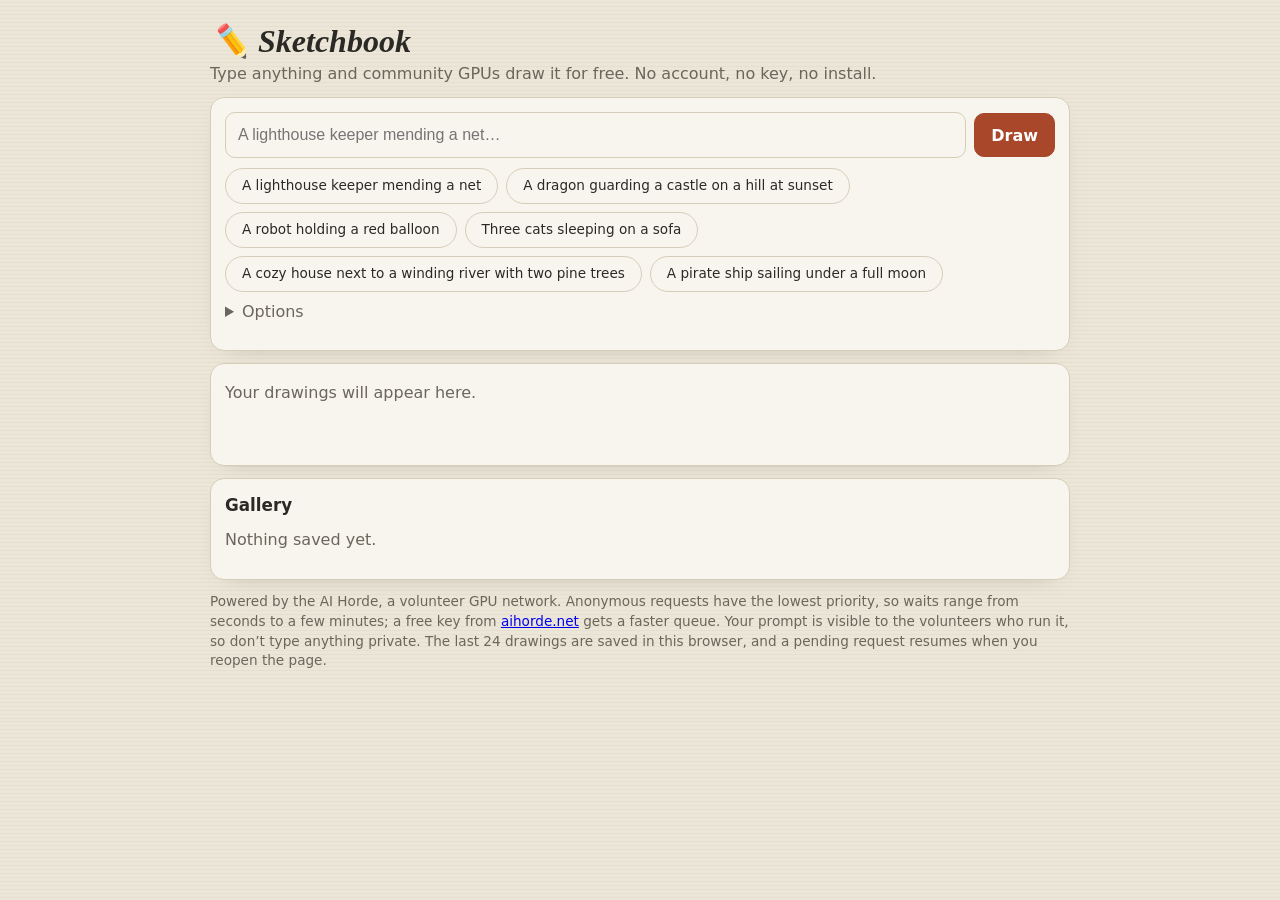
<file: index.html>
<!doctype html>
<html lang="en"><head><meta charset="utf-8">
<meta name="viewport" content="width=device-width, initial-scale=1, viewport-fit=cover">
<meta name="color-scheme" content="light dark">
<title>Sketchbook: free text-to-image</title>
<style>
:root{--bg:#ece6d8;--card:#f8f5ee;--ink:#2a2926;--mut:#6a665c;--line:#d6cdb9;--acc:#a9472b;--ai:#fff;box-sizing:border-box;padding-top:env(safe-area-inset-top,0px);padding-bottom:env(safe-area-inset-bottom,0px)}
@media (prefers-color-scheme:dark){:root:not([data-theme="light"]){--bg:#171613;--card:#211f1b;--ink:#ece7da;--mut:#a29c8c;--line:#3a3831;--acc:#d9784f;--ai:#1a1209}}
:root[data-theme="dark"]{--bg:#171613;--card:#211f1b;--ink:#ece7da;--mut:#a29c8c;--line:#3a3831;--acc:#d9784f;--ai:#1a1209}
html{scroll-padding-top:env(safe-area-inset-top,0px)}
[hidden]{display:none!important}
body{margin:0;background:var(--bg) repeating-linear-gradient(0deg,rgba(128,118,96,.06) 0 1px,transparent 1px 4px);color:var(--ink);font:16px/1.45 ui-sans-serif,system-ui,-apple-system,"Segoe UI",Roboto,sans-serif}
main{max-width:860px;margin:0 auto;padding:14px 14px 40px}
h1{font:italic 600 2rem/1.1 Georgia,"Times New Roman",serif;margin:.3em 0 .1em}
h2{font-size:1.05rem;margin:0}
.sub,.hint,.ph{color:var(--mut);margin:.2em 0 .6em}.hint{font-size:.85rem}
.card{background:var(--card);border:1px solid var(--line);border-radius:14px;padding:14px;margin:12px 0;box-shadow:0 8px 24px -18px rgba(0,0,0,.35)}
.row{display:flex;gap:8px;flex-wrap:wrap;align-items:center}.between{justify-content:space-between}
input,select{min-height:44px;padding:0 12px;font-size:16px;border:1px solid var(--line);border-radius:10px;background:transparent;color:var(--ink);max-width:100%}
select option{color:#000}
#q{flex:1 1 240px}
button,.btn{display:inline-flex;align-items:center;justify-content:center;min-height:44px;padding:0 16px;font:inherit;font-weight:600;border-radius:10px;border:1px solid var(--ink);background:transparent;color:var(--ink);cursor:pointer;text-decoration:none}
.pri{background:var(--acc);border-color:var(--acc);color:var(--ai)}
button:disabled{opacity:.5;cursor:wait}
.chips{display:flex;gap:8px;flex-wrap:wrap;margin:10px 0 4px}.chips button{font-weight:400;font-size:.85rem;min-height:36px;border-radius:99px;border-color:var(--line)}
summary{cursor:pointer;color:var(--mut);min-height:32px;padding:4px 0}
.grid{display:grid;grid-template-columns:repeat(auto-fit,minmax(150px,1fr));gap:10px;margin-top:8px}
.grid label{display:flex;flex-direction:column;gap:4px;font-size:.85rem;color:var(--mut)}.grid .wide{grid-column:1/-1}.grid .ck{flex-direction:row;align-items:center;gap:8px}
.grid input[type=checkbox]{min-height:0;width:20px;height:20px}
:focus-visible{outline:2px solid var(--acc);outline-offset:2px}
.res{display:grid;grid-template-columns:repeat(auto-fit,minmax(min(100%,230px),1fr));gap:10px}
.res figure{margin:0}.res img{display:block;width:100%;height:auto;border-radius:8px;cursor:zoom-in;background:#fff}
.res.crop img{aspect-ratio:var(--ar);object-fit:cover;object-position:top}
.sk{aspect-ratio:var(--ar,1);border-radius:8px;background:linear-gradient(100deg,var(--line) 30%,transparent 50%,var(--line) 70%);background-size:200% 100%;animation:sh 1.4s linear infinite}
@keyframes sh{to{background-position:-200% 0}}
#bar{height:4px;background:var(--line);border-radius:4px;overflow:hidden;margin-bottom:10px}
#bar i{display:block;height:100%;width:30%;background:var(--acc);animation:ind 1.2s ease-in-out infinite}
#bar.set i{animation:none;transition:width .6s}
@keyframes ind{from{margin-left:-30%}to{margin-left:100%}}
#st{min-height:1.5em;margin:.6em 0 .2em}
.gal{display:flex;gap:8px;overflow-x:auto;padding:8px 0 4px}.gal button{flex:0 0 auto;padding:0;min-height:0;border-color:var(--line);overflow:hidden}.gal img{display:block;height:84px;width:auto}
dialog{border:0;border-radius:14px;padding:12px;max-width:min(94vw,900px);background:var(--card);color:var(--ink)}
dialog::backdrop{background:rgba(0,0,0,.6)}
dialog img{display:block;max-width:100%;max-height:68vh;margin:0 auto 8px;border-radius:8px}
@media (prefers-reduced-motion:reduce){.sk,#bar i{animation:none}}
</style></head><body><main>
<h1>✏️ Sketchbook</h1>
<p class="sub">Type anything and community GPUs draw it for free. No account, no key, no install.</p>
<section class="card">
<div class="row"><input id="q" aria-label="What should I draw?" placeholder="A lighthouse keeper mending a net…" enterkeyhint="go" name="drawing-prompt" autocomplete="off" data-lpignore="true" data-1p-ignore><button id="go" class="pri">Draw</button></div>
<div class="chips" id="ch"></div>
<details><summary>Options</summary><div class="grid">
<label>Style<select id="sty"><option value="pencil">Pencil sketch</option><option value="ink">Ink drawing</option><option value="water">Watercolor</option><option value="none">No style</option></select></label>
<label>Shape<select id="shp"><option value="sq">Square</option><option value="wide">Wide</option><option value="tall">Tall</option></select></label>
<label>Versions<select id="num"><option>1</option><option selected>2</option><option>4</option></select></label>
<label>Model<select id="mdl"><option value="">Fast (any GPU)</option><option value="*best">Best quality (slower)</option></select></label>
<label class="ck"><input type="checkbox" id="crp" checked> Trim bottom edge</label>
<label class="wide">Free AI Horde key (optional, faster queue)<input id="key" type="text" name="horde-key" placeholder="Your API key" autocomplete="off" autocapitalize="none" autocorrect="off" spellcheck="false" data-lpignore="true" data-1p-ignore readonly onfocus="this.removeAttribute('readonly')"></label>
</div></details>
</section>
<section class="card"><div id="bar" hidden><i></i></div><div id="res" class="res"><p class="ph">Your drawings will appear here.</p></div><p id="st" aria-live="polite"></p><div class="row"><button id="cx" hidden>Cancel</button></div></section>
<section class="card"><div class="row between"><h2>Gallery</h2><button id="gclr" hidden>Clear all</button></div><div id="gal" class="gal"></div></section>
<p class="hint">Powered by the AI Horde, a volunteer GPU network. Anonymous requests have the lowest priority, so waits range from seconds to a few minutes; a free key from <a href="https://aihorde.net/register" target="_blank" rel="noopener">aihorde.net</a> gets a faster queue. Your prompt is visible to the volunteers who run it, so don’t type anything private. The last 24 drawings are saved in this browser, and a pending request resumes when you reopen the page.</p>
</main>
<dialog id="lb"><img id="lbi" alt=""><p id="lbp" class="hint"></p><div class="row"><button id="lbs" class="pri">Save</button><a id="lbo" class="btn" target="_blank" rel="noopener">Open</a><button id="lbd">Delete</button><button id="lbc" onclick="this.closest('dialog').close()">Close</button></div></dialog>
<script>
(()=>{
const API='https://aihorde.net/api/v2',$=id=>document.getElementById(id),sleep=ms=>new Promise(r=>setTimeout(r,ms));
const q=$('q'),st=$('st'),go=$('go'),cx=$('cx'),res=$('res'),bar=$('bar'),mdl=$('mdl'),crp=$('crp'),keyIn=$('key'),gal=$('gal'),lb=$('lb'),lbi=$('lbi'),sh=$('shp'),sty=$('sty'),num=$('num'),gclr=$('gclr');
let KEY='0000000000',tid=0,rid=null,MODELS=[],urls=[],gurls=[],MEM=[],lbe=null,lbu=null;
const NEGB='(nsfw:1.5), nude, naked, nipples, cleavage, lingerie, underwear, suggestive, revealing clothes, (signature:1.5), (watermark:1.5), (text:1.4), letters, writing, caption, logo, border, frame, blurry, deformed, bad anatomy, extra limbs, duplicate, low quality';
const STY={pencil:['detailed graphite pencil drawing of ',', fine cross-hatching, soft shading, hand-drawn artwork filling the whole frame, plain white background',', color, photo'],ink:['pen and ink drawing of ',', crisp linework, hatching, artwork filling the whole frame, plain white background',', color, photo'],water:['watercolor painting of ',', soft washes, delicate detail, artwork filling the whole frame',''],none:['','','']};
const DIMS={sq:[512,512],wide:[576,448],tall:[448,576]},BIG={sq:[1024,1024],wide:[1152,896],tall:[896,1152]};
const LS={get:k=>{try{return JSON.parse(localStorage.getItem(k))}catch(e){return null}},set:(k,v)=>{try{localStorage.setItem(k,JSON.stringify(v));return true}catch(e){return false}},del:k=>{try{localStorage.removeItem(k)}catch(e){}}};
const curKey=()=>{const kv=keyIn.value.trim();return /^[\w-]{16,40}$/.test(kv)?kv:'0000000000'};
async function api(path,opt){const r=await fetch(API+path,opt);let j=null;try{j=await r.json()}catch(e){}if(!r.ok)throw new Error((j&&(j.message||JSON.stringify(j.errors||j)))||('HTTP '+r.status));return j}
const cancelReq=id=>fetch(API+'/generate/status/'+id,{method:'DELETE',headers:{apikey:KEY}}).catch(()=>{});
// ---- gallery storage (IndexedDB, memory fallback) ----
const DB=new Promise((ok,no)=>{try{const r=indexedDB.open('sketchbook',1);r.onupgradeneeded=()=>r.result.createObjectStore('g',{keyPath:'id'});r.onsuccess=()=>ok(r.result);r.onerror=()=>no(r.error)}catch(e){no(e)}});
const tx=(m,f)=>DB.then(db=>new Promise((ok,no)=>{const t=db.transaction('g',m),r=f(t.objectStore('g'));t.oncomplete=()=>ok(r.result);t.onerror=t.onabort=()=>no(t.error)}));
const gAll=()=>tx('readonly',s=>s.getAll()).catch(()=>MEM).then(a=>(a||[]).slice().sort((x,y)=>y.when-x.when||x.idx-y.idx));
const gPut=e=>tx('readwrite',s=>s.put(e)).catch(()=>{MEM.push(e)});
const gDel=id=>tx('readwrite',s=>s.delete(id)).catch(()=>{MEM=MEM.filter(e=>e.id!=id)});
const gClr=()=>tx('readwrite',s=>s.clear()).catch(()=>{}).then(()=>{MEM=[]});
const mkUrl=(e,arr)=>{if(!e.blob)return e.url;const u=URL.createObjectURL(e.blob);arr.push(u);return u};
// ---- rendering ----
function showGroup(es){urls.forEach(u=>URL.revokeObjectURL(u));urls=[];res.innerHTML='';
if(!es.length){res.innerHTML='<p class="ph">Your drawings will appear here.</p>';return}
res.style.setProperty('--ar',(es[0].w/(es[0].h*.92)).toFixed(4));res.className='res'+(crp.checked?' crop':'');
es.forEach(e=>{const f=document.createElement('figure'),i=new Image();i.src=mkUrl(e,urls);i.alt=e.prompt;i.onclick=()=>openLb(e);f.appendChild(i);res.appendChild(f)})}
function lastShow(all){if(!all||!all.length)return showGroup([]);const g=all[0].group;showGroup(all.filter(e=>e.group==g).sort((a,b)=>a.idx-b.idx))}
async function refreshGal(){const all=await gAll();gurls.forEach(u=>URL.revokeObjectURL(u));gurls=[];gal.innerHTML='';gclr.hidden=!all.length;
if(!all.length)gal.innerHTML='<p class="ph">Nothing saved yet.</p>';
all.forEach(e=>{const b=document.createElement('button'),i=new Image();i.src=mkUrl(e,gurls);i.alt=e.prompt;b.title=e.prompt;b.appendChild(i);b.onclick=()=>openLb(e);gal.appendChild(b)});return all}
function openLb(e){lbe=e;if(lbu&&lbe.blob)URL.revokeObjectURL(lbu);lbu=e.blob?URL.createObjectURL(e.blob):e.url;lbi.src=lbu;lbi.alt=e.prompt;$('lbp').textContent=e.prompt+(e.model?' · '+e.model:'');$('lbo').href=lbu;lb.showModal?lb.showModal():lb.setAttribute('open','')}
$('lbs').onclick=async()=>{try{let b=lbe.blob||await (await fetch(lbe.url)).blob(),name='sketch.webp';
if(crp.checked){const bm=await createImageBitmap(b),c=document.createElement('canvas');c.width=bm.width;c.height=Math.round(bm.height*.92);c.getContext('2d').drawImage(bm,0,0);b=await new Promise(r=>c.toBlob(r,'image/png'));name='sketch.png'}
const a=document.createElement('a');a.href=URL.createObjectURL(b);a.download=name;a.click()}catch(e){window.open(lbu,'_blank')}};
$('lbd').onclick=async()=>{await gDel(lbe.id);lb.close?lb.close():lb.removeAttribute('open');lastShow(await refreshGal())};
function busy(b,job){go.disabled=b;cx.hidden=!b;bar.hidden=!b;if(b){const n=job?job.num:+num.value,d=job?[job.w,job.h]:DIMS[sh.value];res.style.setProperty('--ar',(d[0]/d[1]).toFixed(3));res.className='res';res.innerHTML='<div class="sk"></div>'.repeat(n||1);bar.className='';bar.firstChild.style.width=''}}
const setModel=m=>{if(m&&![...mdl.options].some(o=>o.value==m)){const o=document.createElement('option');o.value=o.textContent=m;mdl.appendChild(o)}mdl.value=m||''};
function best(){const ok=MODELS.filter(x=>x.count>=1&&(x.eta||0)<=300);for(const re of [/flux/i,/xl/i]){const x=ok.filter(y=>re.test(y.name)).sort((a,b)=>(a.eta||0)-(b.eta||0))[0];if(x)return x.name}return ''}
// ---- requests ----
async function submit(p,tries){
const m=p.model==='*best'?best():p.model,fx=/flux/i.test(m),xl=/xl|pony|juggernaut|albedo/i.test(m),s=STY[p.style],A=[];
if(xl)A.push([...BIG[p.dim],p.num]);A.push([...DIMS[p.dim],p.num]);if(p.num>1)A.push([...DIMS[p.dim],1]);
const hd={'Content-Type':'application/json',apikey:KEY};
const prompt=s[0]+p.prompt+s[1]+(/anime|manga|waifu|chibi/i.test(p.prompt)?', anime style, masterpiece, best quality':'')+', safe for work ### '+NEGB+s[2];
let sub,w,h,n;
for(let i=0;i<A.length;i++){[w,h,n]=A[i];
try{sub=await api('/generate/async',{method:'POST',headers:hd,body:JSON.stringify({prompt,models:m?[m]:undefined,params:{sampler_name:fx?'k_euler':'k_euler_a',cfg_scale:fx?1:7,width:w,height:h,steps:fx?8:28,n},nsfw:false,censor_nsfw:true,trusted_workers:false})});break}
catch(e){if(i==A.length-1)throw e;st.textContent='Adjusting the request and retrying…'}}
const job={...p,model:m,id:sub.id,w,h,num:n,t0:Date.now(),tries};LS.set('sk_job',job);rid=sub.id;return job}
async function mk(g,job,i){let blob=null;const src=g.img.indexOf('http')==0?g.img:'data:image/webp;base64,'+g.img;
try{blob=await (await fetch(src)).blob();if(!blob||!blob.size)blob=null}catch(e){}
return{id:job.id+'_'+i,group:job.id,idx:i,when:Date.now(),prompt:job.prompt,style:job.style,model:g.model||job.model,dim:job.dim,w:job.w,h:job.h,blob,url:blob?null:src}}
function done(){if(document.hidden){document.title='✅ Ready · Sketchbook';navigator.vibrate&&navigator.vibrate(200)}}
async function follow(job,id){
rid=job.id;busy(true,job);
try{
const t0=job.t0,want=job.num||1;let fails=0,first=1;
while(id===tid){
if(!first)await sleep(Date.now()-t0<60000?3000:Date.now()-t0<300000?5000:8000);
first=0;if(id!==tid)return;
let c;
try{c=await api('/generate/check/'+rid,{headers:{apikey:KEY}});fails=0}
catch(e){if(/not found|expired/i.test(e.message))throw e;if(++fails>10){e.keep=1;throw e}st.textContent='Connection hiccup, still trying…';continue}
if(c.faulted)throw new Error('the network could not complete this request. Try again.');
if(c.is_possible===false)throw new Error('no GPU online can run that model or size right now. Pick another model.');
if(c.done===true||c.finished>=want)break;
const el=Date.now()-t0,sec=Math.round(el/1000),w=c.wait_time||0;
bar.className=w?'set':'';bar.firstChild.style.width=w?Math.min(95,el/(el+w*1000)*100)+'%':'';
st.textContent=(c.processing?'Drawing… ':'In the queue… ')+(c.queue_position?'Position '+c.queue_position+'. ':'')+(w?'About '+w+' s. ':'')+'('+sec+' s so far)'+(sec>180&&!c.processing?' Busy right now: keep waiting, or Cancel and try another model.':'');
}
if(id!==tid)return;
let r;for(let n=0;;n++){try{r=await api('/generate/status/'+rid,{headers:{apikey:KEY}});break}catch(e){if(n>=3){e.keep=1;throw e}await sleep(4000*(n+1))}}
const gens=r.generations||[],good=gens.filter(x=>x&&x.img&&!x.censored);
if(!good.length){const tries=job.tries||0;
if(gens.some(x=>x&&x.censored)){
if(tries<2){st.textContent='The volunteer’s safety filter flagged that image (it can misfire), so I’m trying again ('+(tries+1)+' of 2)…';const nj=await submit(job,tries+1);
if(id!==tid){cancelReq(nj.id);LS.del('sk_job');return}
await follow(nj,id);return}
throw new Error('the safety filter flagged every attempt. Try rewording (add clothing and a setting, like “in a park”) or pick another model.')}
throw new Error('no image came back. Try rewording.')}
const es=[];for(let i=0;i<good.length;i++)es.push(await mk(good[i],job,i));
LS.del('sk_job');
for(const e of es)await gPut(e);
const all=await refreshGal();for(const e of all.slice(24))await gDel(e.id);
if(all.length>24)await refreshGal();
showGroup(es);
const hid=gens.length-good.length,nb=es.filter(e=>!e.blob).length;
st.textContent='Done'+(good[0].model?' with '+good[0].model:'')+'.'+(hid?' '+hid+' flagged image'+(hid>1?'s were':' was')+' hidden.':'')+(nb?' Couldn’t keep a local copy of some images, so save them soon.':'');
done();
}catch(e){if(id===tid){if(!e.keep)LS.del('sk_job');lastShow(await refreshGal());st.textContent=(e.keep?'Couldn’t reach the network, but your drawing is still pending. Reload this page to check again. ':'Couldn’t draw that: ')+e.message}}
finally{if(id===tid)busy(false)}}
async function draw(){
const t=q.value.trim();if(!t){st.textContent='Type something to draw first.';return}
const id=++tid;KEY=curKey();
const old=LS.get('sk_job');if(old)cancelReq(old.id);LS.del('sk_job');
busy(true);st.textContent='Sending your prompt…';
try{const job=await submit({prompt:t,style:sty.value,model:mdl.value,dim:sh.value,num:+num.value},0);
if(id!==tid){cancelReq(job.id);LS.del('sk_job');return}
await follow(job,id)}
catch(e){if(id===tid){busy(false);lastShow(await refreshGal());st.textContent='Couldn’t draw that: '+e.message}}}
cx.onclick=async()=>{tid++;const j=LS.get('sk_job');if(j)cancelReq(j.id);LS.del('sk_job');busy(false);lastShow(await refreshGal());st.textContent='Cancelled.'};
gclr.onclick=async()=>{if(!confirm('Delete all saved drawings?'))return;tid++;const j=LS.get('sk_job');if(j)cancelReq(j.id);LS.del('sk_job');await gClr();busy(false);await refreshGal();showGroup([]);st.textContent='Cleared.'};
$('go').onclick=draw;
crp.onchange=()=>res.classList.toggle('crop',crp.checked);
q.addEventListener('keydown',e=>{if(e.key=='Enter'){q.blur();draw()}});
document.addEventListener('visibilitychange',()=>{if(!document.hidden)document.title='Sketchbook: free text-to-image'});
try{localStorage.removeItem('horde_key');keyIn.value=localStorage.getItem('horde_key_v2')||''}catch(e){}
keyIn.onchange=()=>{try{localStorage.setItem('horde_key_v2',keyIn.value.trim())}catch(e){}};
fetch(API+'/status/models?type=image').then(r=>r.json()).then(L=>{MODELS=L;L.slice().sort((a,b)=>b.count-a.count).slice(0,14).forEach(x=>{if([...mdl.options].some(z=>z.value==x.name))return;const o=document.createElement('option');o.value=x.name;o.textContent=x.name+' · '+x.count+' GPUs'+(x.eta?' · ~'+Math.round(x.eta)+'s':'');mdl.appendChild(o)})}).catch(()=>{});
['A lighthouse keeper mending a net','A dragon guarding a castle on a hill at sunset','A robot holding a red balloon','Three cats sleeping on a sofa','A cozy house next to a winding river with two pine trees','A pirate ship sailing under a full moon'].forEach(t=>{const b=document.createElement('button');b.textContent=t;b.onclick=()=>{q.value=t;draw()};$('ch').appendChild(b)});
(async()=>{
const o=LS.get('sk_last');if(o&&o.src){try{const b=await (await fetch(o.src)).blob();await gPut({id:'old_'+o.when,group:'old_'+o.when,idx:0,when:o.when||1,prompt:o.prompt,style:o.style,model:o.model,dim:o.dim,w:o.w,h:o.h,blob:b,url:null})}catch(e){}LS.del('sk_last')}
const all=await refreshGal(),j0=LS.get('sk_job');
if(j0&&j0.id&&Date.now()-j0.t0<3*3600e3){KEY=curKey();q.value=j0.prompt;sty.value=j0.style;sh.value=j0.dim;setModel(j0.model);if([...num.options].some(x=>x.value==j0.num))num.value=j0.num;st.textContent='Picking up your drawing…';follow(j0,++tid)}
else{if(j0)LS.del('sk_job');lastShow(all);if(all[0]){q.value=all[0].prompt;sty.value=all[0].style;sh.value=all[0].dim;st.textContent='Your last drawing'+(all.filter(e=>e.group==all[0].group).length>1?'s':'')+'.'}}
})();
})();
</script></body></html>
</file>
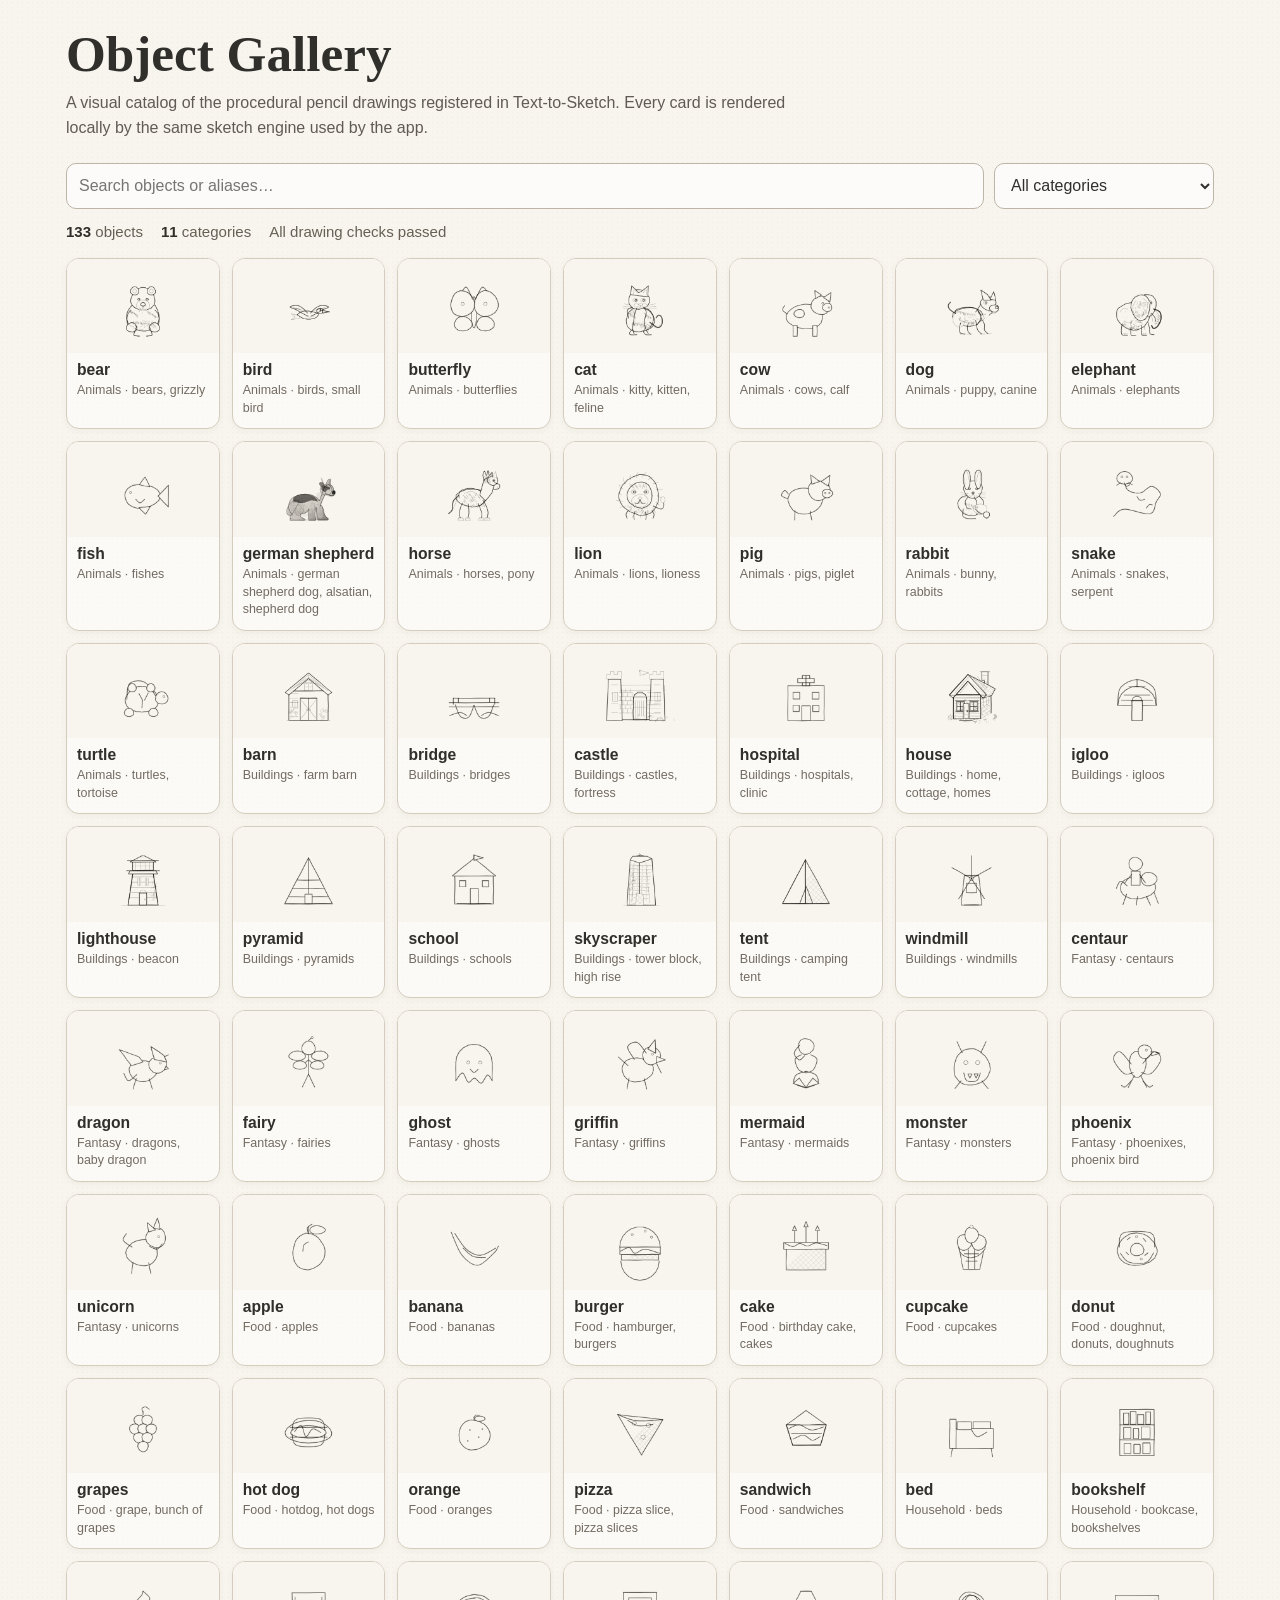
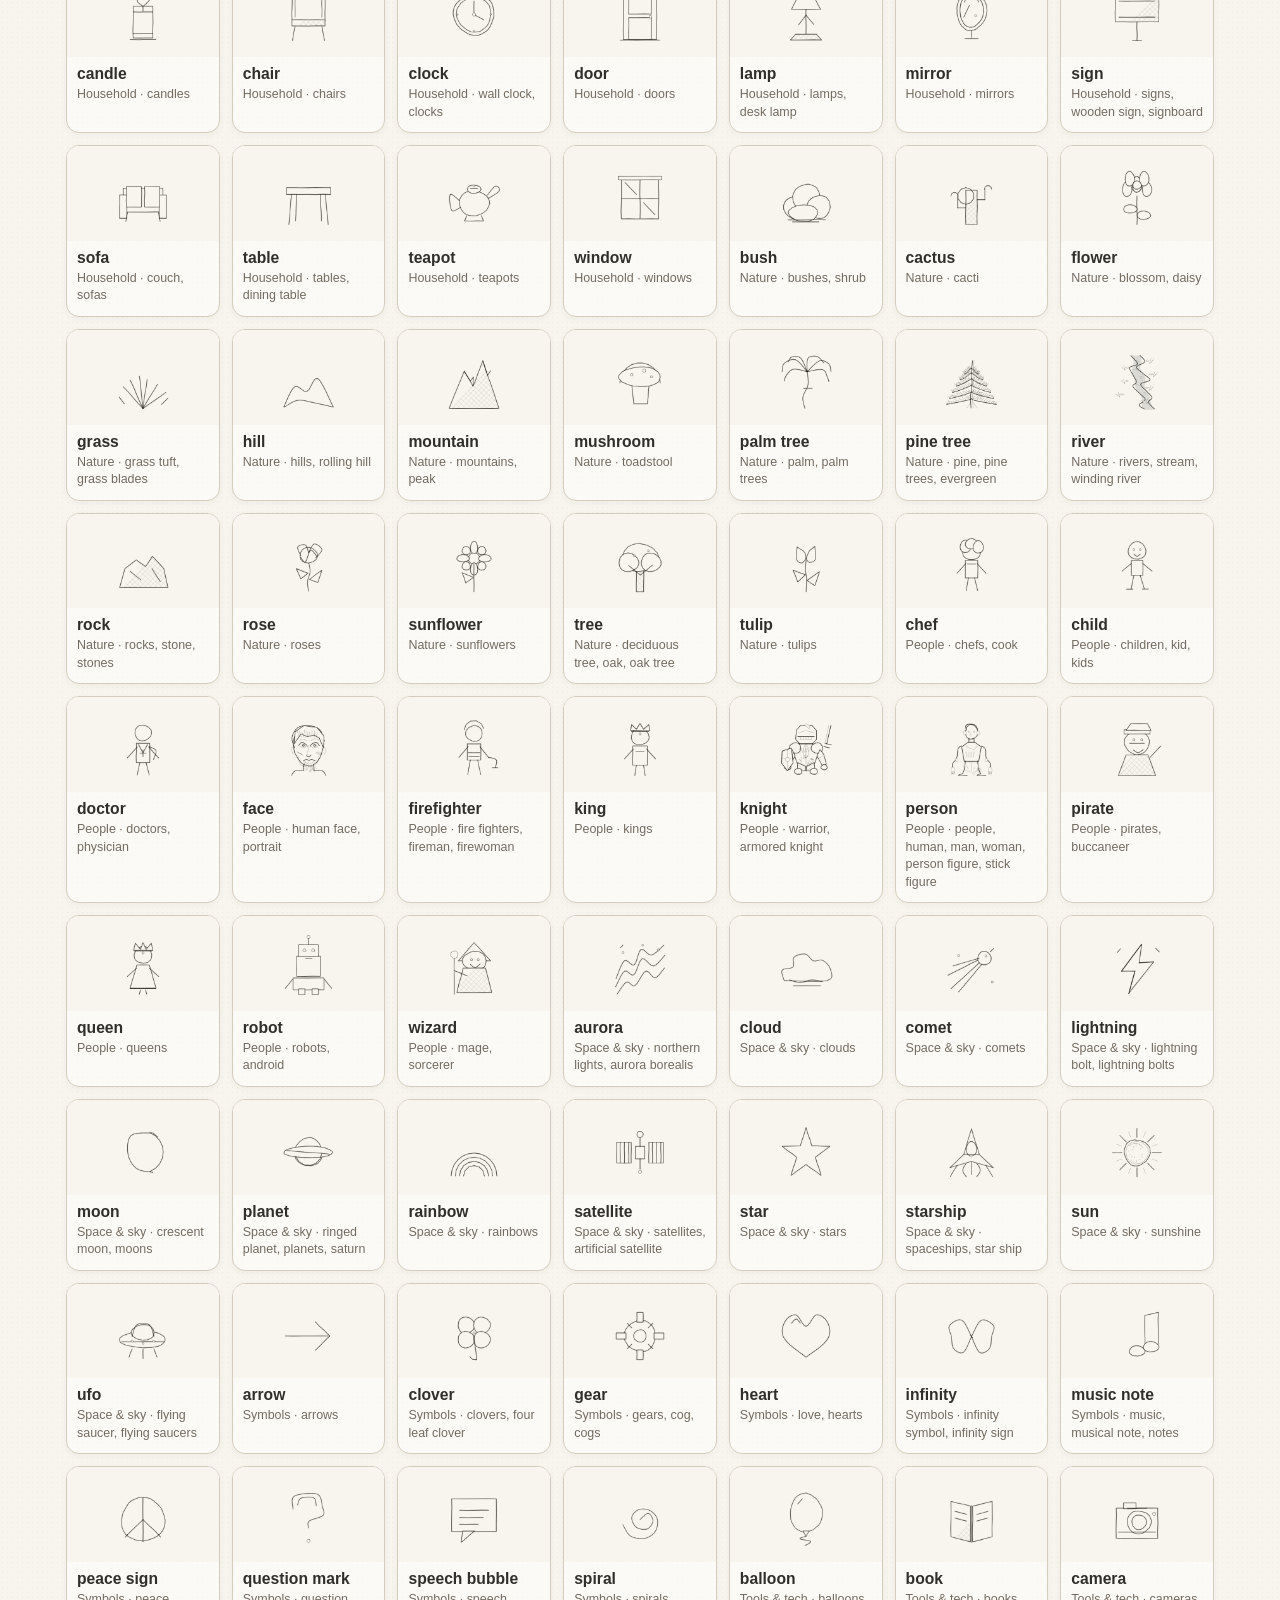
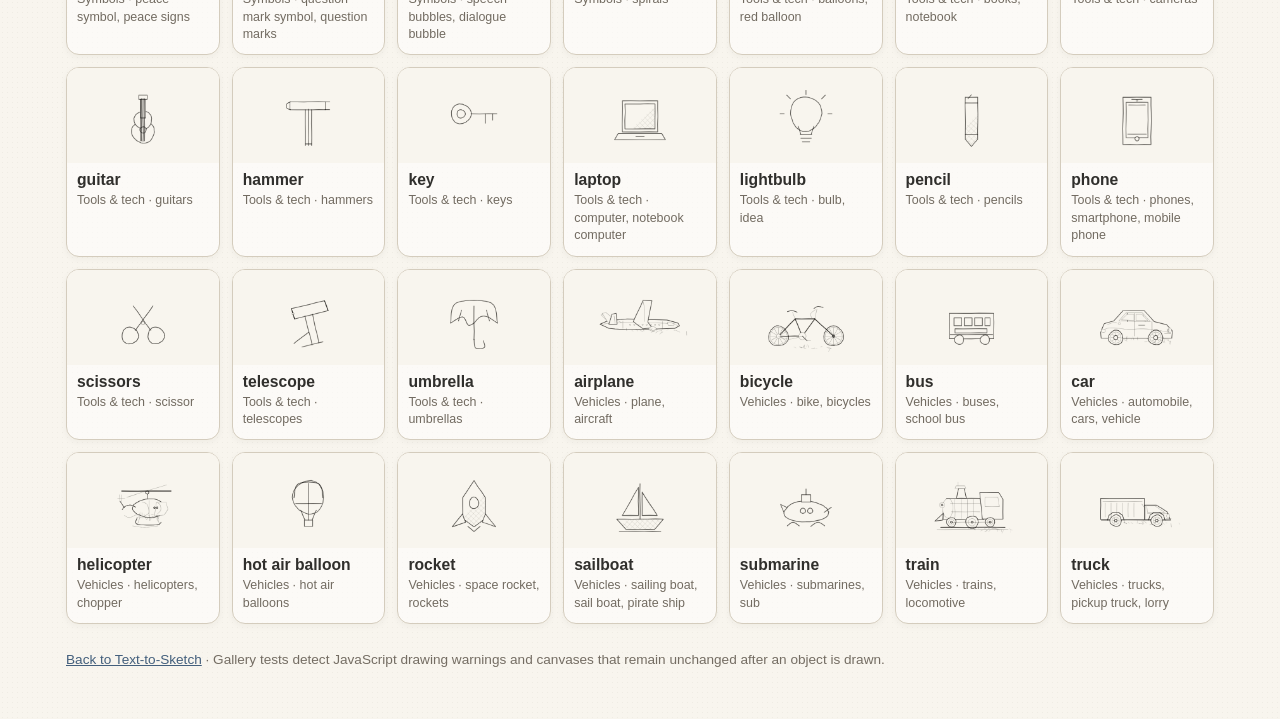
<file: gallery.html>
<!doctype html>
<html lang="en">
<head>
  <!-- gallery.html — visual catalog and drawing smoke-test for registered objects. -->
  <meta charset="utf-8">
  <meta name="viewport" content="width=device-width, initial-scale=1, viewport-fit=cover">
  <meta name="theme-color" content="#f8f5ee">
  <meta name="description" content="Browse the hand-drawn procedural object library included with Text-to-Sketch.">
  <title>Text-to-Sketch — Object Gallery</title>
  <style>
    :root {
      color-scheme: light;
      font-family: -apple-system, BlinkMacSystemFont, "Segoe UI", sans-serif;
      color: #302f2c;
      background: #f8f5ee;
    }
    * { box-sizing: border-box; }
    body {
      margin: 0;
      min-height: 100vh;
      background-color: #f8f5ee;
      background-image: radial-gradient(rgba(92, 78, 58, 0.055) 0.55px, transparent 0.55px);
      background-size: 5px 5px;
    }
    main { width: min(1180px, 100%); margin: 0 auto; padding: 24px 16px 48px; }
    header { margin-bottom: 22px; }
    h1 { margin: 0 0 8px; font-family: Georgia, "Times New Roman", serif; font-size: clamp(2rem, 7vw, 3.2rem); font-weight: 600; }
    .intro { max-width: 720px; margin: 0; color: #605b53; line-height: 1.55; }
    .toolbar { display: grid; grid-template-columns: minmax(0, 1fr) minmax(150px, 220px); gap: 10px; margin: 20px 0 14px; }
    input, select {
      width: 100%; min-height: 46px; border: 1px solid #bdb5a8; border-radius: 10px;
      padding: 10px 12px; background: rgba(255,255,255,.65); color: #302f2c; font: inherit;
    }
    input:focus, select:focus, a:focus-visible { outline: 3px solid #617f9f; outline-offset: 2px; }
    .summary { display: flex; flex-wrap: wrap; gap: 8px 18px; align-items: center; margin: 0 0 18px; color: #665f55; font-size: .94rem; }
    .summary strong { color: #302f2c; font-variant-numeric: tabular-nums; }
    .gallery { display: grid; grid-template-columns: repeat(auto-fill, minmax(148px, 1fr)); gap: 12px; }
    .object-card {
      min-width: 0; overflow: hidden; border: 1px solid #d4ccbd; border-radius: 13px;
      background: rgba(255,255,255,.56); box-shadow: 0 2px 7px rgba(48, 41, 30, .045);
    }
    .object-card canvas { display: block; width: 100%; height: auto; aspect-ratio: 240 / 150; background: #f8f5ee; }
    .card-copy { padding: 8px 10px 11px; }
    .card-copy h2 { margin: 0 0 3px; font-size: .98rem; font-weight: 650; overflow-wrap: anywhere; }
    .card-copy p { margin: 0; color: #726b61; font-size: .78rem; line-height: 1.4; overflow-wrap: anywhere; }
    .failed { border-color: #a7463c; background: #fff4f0; }
    .failed .card-copy p { color: #8a3028; }
    .empty { padding: 26px 12px; color: #665f55; text-align: center; border: 1px dashed #bdb5a8; border-radius: 12px; }
    footer { margin-top: 26px; color: #746d63; font-size: .85rem; line-height: 1.5; }
    footer a { color: #435f7c; }
    @media (max-width: 520px) {
      main { padding: 18px 12px 32px; }
      .toolbar { grid-template-columns: 1fr; }
      .gallery { grid-template-columns: repeat(2, minmax(0, 1fr)); gap: 9px; }
      .card-copy { padding: 7px 8px 9px; }
    }
    @media (prefers-reduced-motion: no-preference) {
      .object-card { transition: transform 120ms ease, box-shadow 120ms ease; }
      .object-card:hover { transform: translateY(-2px); box-shadow: 0 5px 14px rgba(48, 41, 30, .08); }
    }
  </style>
</head>
<body>
  <main>
    <header>
      <h1>Object Gallery</h1>
      <p class="intro">A visual catalog of the procedural pencil drawings registered in Text-to-Sketch. Every card is rendered locally by the same sketch engine used by the app.</p>
    </header>

    <div class="toolbar">
      <label>
        <span class="sr-only" style="position:absolute;width:1px;height:1px;padding:0;margin:-1px;overflow:hidden;clip:rect(0,0,0,0);white-space:nowrap;border:0">Search object names and aliases</span>
        <input id="search" type="search" placeholder="Search objects or aliases…" autocomplete="off">
      </label>
      <label>
        <span class="sr-only" style="position:absolute;width:1px;height:1px;padding:0;margin:-1px;overflow:hidden;clip:rect(0,0,0,0);white-space:nowrap;border:0">Filter by category</span>
        <select id="category">
          <option value="all">All categories</option>
          <option value="nature">Nature</option>
          <option value="animals">Animals</option>
          <option value="people">People</option>
          <option value="buildings">Buildings</option>
          <option value="vehicles">Vehicles</option>
          <option value="food">Food</option>
          <option value="household">Household</option>
          <option value="tools-tech">Tools &amp; tech</option>
          <option value="space-sky">Space &amp; sky</option>
          <option value="symbols">Symbols</option>
          <option value="fantasy">Fantasy</option>
        </select>
      </label>
    </div>

    <div class="summary" aria-live="polite">
      <span><strong id="object-count">0</strong> objects</span>
      <span><strong id="category-count">0</strong> categories</span>
      <span id="test-status">Preparing drawing checks…</span>
    </div>

    <section id="gallery" class="gallery" aria-label="Registered sketch objects"></section>
    <section id="failures" aria-live="polite" hidden>
      <h2>Drawing checks to review</h2>
      <ul id="failure-list"></ul>
    </section>

    <footer>
      <a href="./index.html">Back to Text-to-Sketch</a>
      <span aria-hidden="true"> · </span>
      Gallery tests detect JavaScript drawing warnings and canvases that remain unchanged after an object is drawn.
    </footer>
  </main>

  <!-- Keep classic scripts in the same dependency order as index.html. -->
  <script src="./sketchEngine.js"></script>
  <script src="./strokeFont.js"></script>
  <script src="./objects.js"></script>
  <script src="./library/nature.js"></script>
  <script src="./library/animals.js"></script>
  <script src="./library/people.js"></script>
  <script src="./library/buildings.js"></script>
  <script src="./library/vehicles.js"></script>
  <script src="./library/food.js"></script>
  <script src="./library/household.js"></script>
  <script src="./library/tools-tech.js"></script>
  <script src="./library/space-sky.js"></script>
  <script src="./library/symbols.js"></script>
  <script src="./library/fantasy.js"></script>
  <script src="./library/detail-art.js"></script>
  <script src="./illustration-tools.js"></script>
  <script src="./library/advanced-illustrations.js"></script>
  <script src="./visual-engine.js"></script>
  <script src="./library/animal-illustrator.js"></script>
  <script src="./parser.js"></script>
  <script src="./layout.js"></script>
  <script>
    (function () {
      'use strict';
      const S = window.Sketchbook;
      const grid = document.getElementById('gallery');
      const search = document.getElementById('search');
      const category = document.getElementById('category');
      const objectCount = document.getElementById('object-count');
      const categoryCount = document.getElementById('category-count');
      const testStatus = document.getElementById('test-status');
      const failuresPanel = document.getElementById('failures');
      const failureList = document.getElementById('failure-list');
      const categoryNames = {
        nature: 'Nature', animals: 'Animals', people: 'People', buildings: 'Buildings',
        vehicles: 'Vehicles', food: 'Food', household: 'Household', 'tools-tech': 'Tools & tech',
        'space-sky': 'Space & sky', symbols: 'Symbols', fantasy: 'Fantasy'
      };
      const defs = Array.from(S.objects.values()).sort(function (a, b) {
        return a.category.localeCompare(b.category) || a.id.localeCompare(b.id);
      });
      const failures = [];

      function drawCard(def) {
        const card = document.createElement('article');
        card.className = 'object-card';
        const canvas = document.createElement('canvas');
        canvas.width = 240;
        canvas.height = 150;
        canvas.setAttribute('role', 'img');
        canvas.setAttribute('aria-label', 'Pencil drawing of ' + def.id.replace(/-/g, ' '));
        const copy = document.createElement('div');
        copy.className = 'card-copy';
        const title = document.createElement('h2');
        title.textContent = def.id.replace(/-/g, ' ');
        const detail = document.createElement('p');
        const aliases = (def.aliases || []).filter(function (alias) { return alias !== def.id.replace(/-/g, ' '); });
        detail.textContent = (categoryNames[def.category] || def.category) + (aliases.length ? ' · ' + aliases.join(', ') : '');
        copy.appendChild(title);
        copy.appendChild(detail);
        card.appendChild(canvas);
        card.appendChild(copy);

        const ctx = canvas.getContext('2d', { willReadFrequently: true });
        const engine = new S.SketchEngine(ctx, 240, 150, S.hash(def.id));
        engine.clear();
        const before = ctx.getImageData(0, 0, canvas.width, canvas.height).data;
        const previousWarn = console.warn;
        let warning = '';
        console.warn = function () {
          warning = Array.from(arguments).map(String).join(' ');
          previousWarn.apply(console, arguments);
        };
        try {
          const fit = Math.min(0.82, 190 / Math.max(35, def.aspect * 100), 104 / 100);
          S.drawObject(engine, def, 120, 124, fit, S.hash(def.id + '|gallery'), {});
        } catch (error) {
          warning = error && error.message ? error.message : String(error);
        } finally {
          console.warn = previousWarn;
        }

        const after = ctx.getImageData(0, 0, canvas.width, canvas.height).data;
        let changed = 0;
        for (let i = 0; i < after.length; i += 4) {
          if (Math.abs(after[i] - before[i]) + Math.abs(after[i + 1] - before[i + 1]) + Math.abs(after[i + 2] - before[i + 2]) > 8) changed += 1;
        }
        if (warning || changed < 4) {
          card.classList.add('failed');
          const issue = warning ? 'Drawing warning: ' + warning : 'No visible pixels changed.';
          detail.textContent += ' · CHECK: ' + issue;
          failures.push({ id: def.id, issue: issue });
        }
        return card;
      }

      defs.forEach(function (def) { grid.appendChild(drawCard(def)); });
      objectCount.textContent = String(defs.length);
      categoryCount.textContent = String(new Set(defs.map(function (def) { return def.category; })).size);
      if (failures.length) {
        testStatus.textContent = failures.length + ' item(s) need review';
        failuresPanel.hidden = false;
        failures.forEach(function (failure) {
          const li = document.createElement('li');
          li.textContent = failure.id + ': ' + failure.issue;
          failureList.appendChild(li);
        });
      } else {
        testStatus.textContent = 'All drawing checks passed';
      }

      function applyFilters() {
        const term = search.value.trim().toLowerCase();
        const selectedCategory = category.value;
        let visible = 0;
        Array.from(grid.children).forEach(function (card, index) {
          const def = defs[index];
          const matchesCategory = selectedCategory === 'all' || def.category === selectedCategory;
          const searchText = [def.id, ...(def.aliases || []), def.category].join(' ').toLowerCase();
          const matchesSearch = !term || searchText.includes(term);
          card.hidden = !(matchesCategory && matchesSearch);
          if (!card.hidden) visible += 1;
        });
        objectCount.textContent = String(visible);
        let empty = document.getElementById('empty-state');
        if (!visible) {
          if (!empty) {
            empty = document.createElement('p');
            empty.id = 'empty-state';
            empty.className = 'empty';
            empty.textContent = 'No objects match that search.';
            grid.insertAdjacentElement('afterend', empty);
          }
        } else if (empty) {
          empty.remove();
        }
      }
      search.addEventListener('input', applyFilters);
      category.addEventListener('change', applyFilters);
    })();
  </script>
</body>
</html>
</file>
